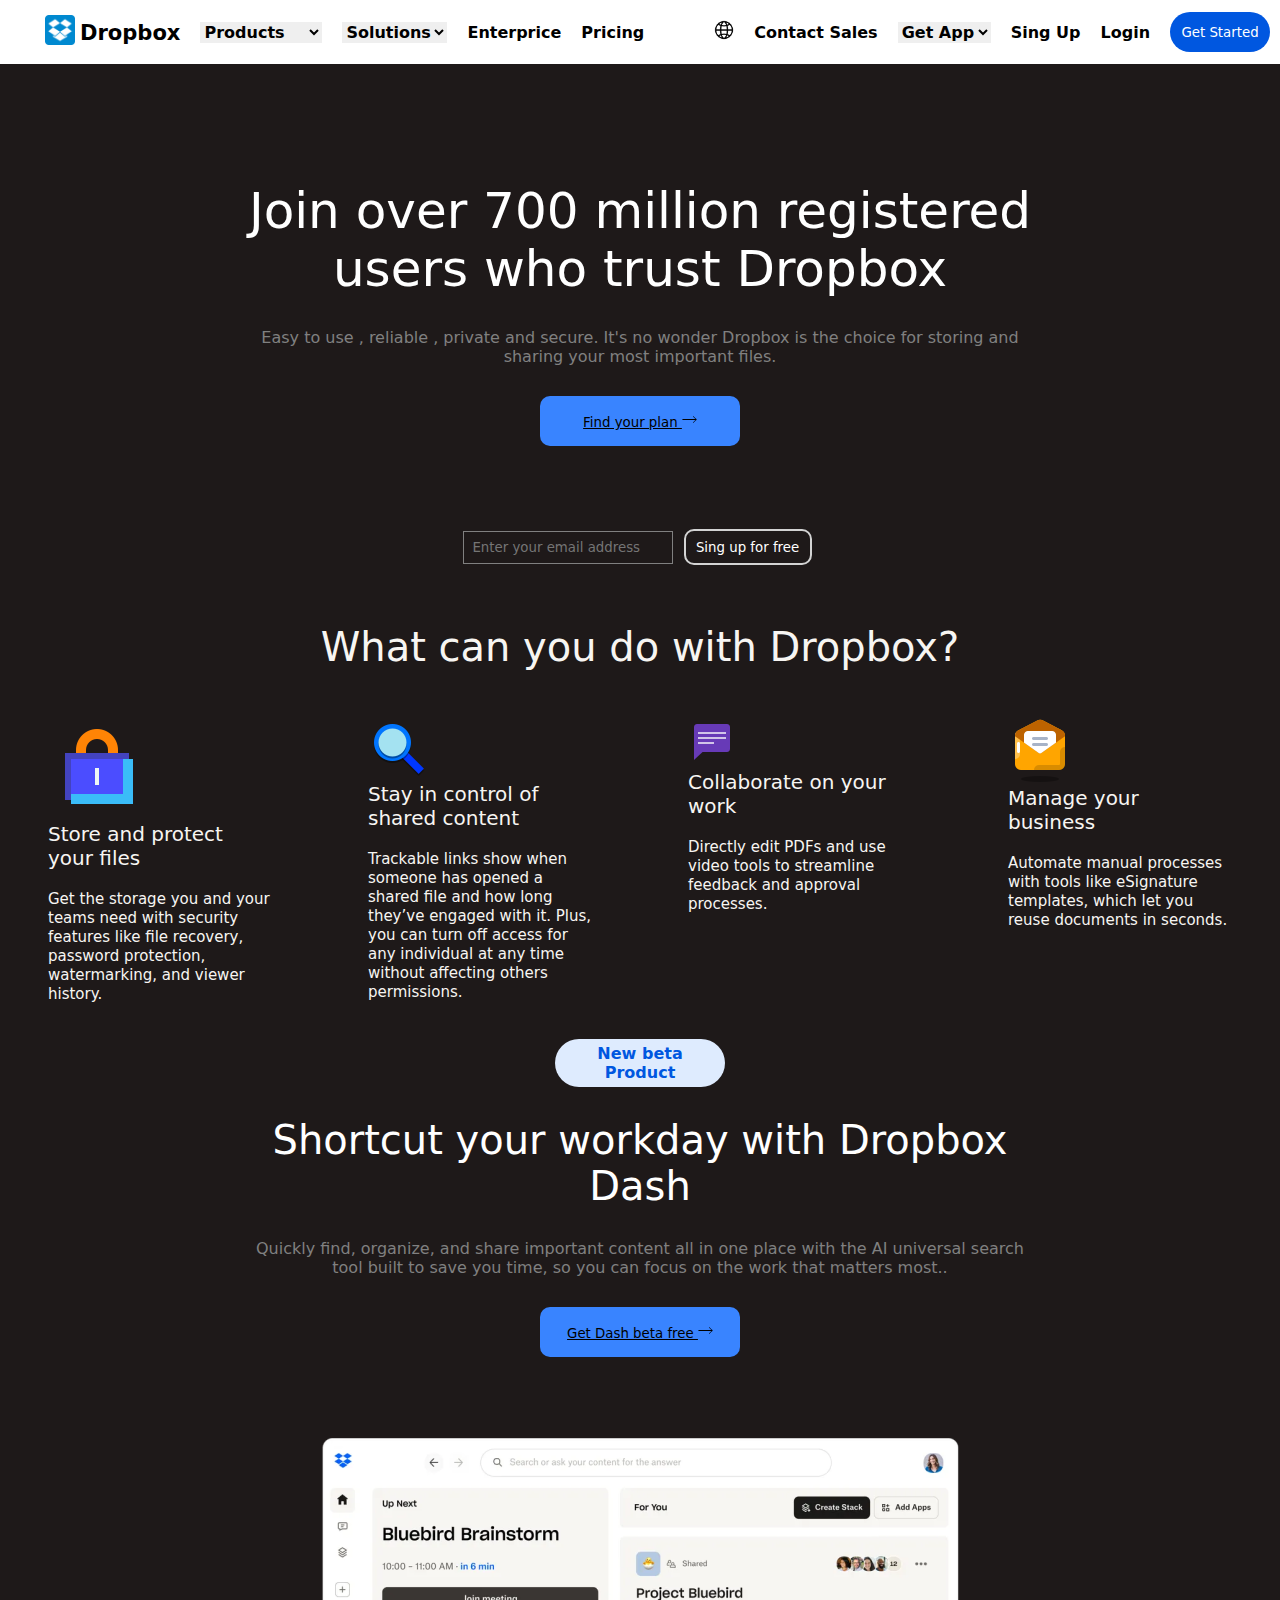
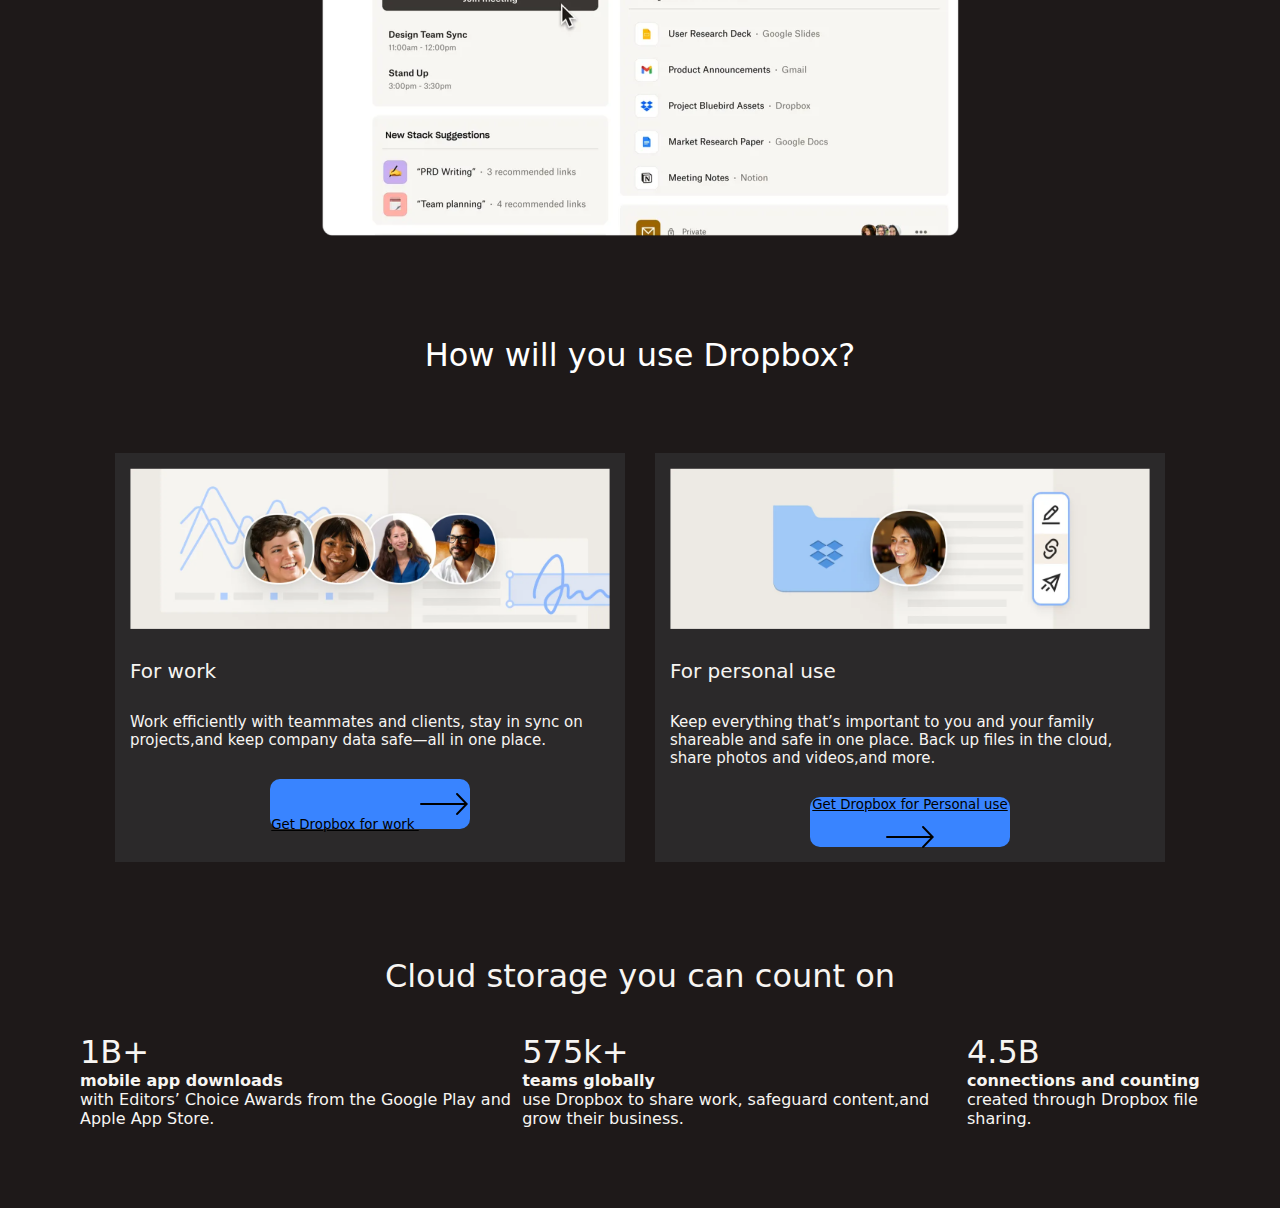
<file: Dropbox-project/html/index.html>
<!DOCTYPE html>
<html lang="en">
<head>
    <meta charset="UTF-8">
    <meta name="viewport" content="width=device-width, initial-scale=1.0">
    <link rel="stylesheet" href="../css/index.css">
    <title>Dropbox </title>
</head>
<body>
    <nav class="nav-bar">
        <ul>
            <div class="logo">
                <i><img src="../img/dropbox-512.webp" alt="DropboxImg"></i>
                <h3>Dropbox</h3>
            </div>
                <select name="Products" id="Products">Products<option value="opcion1">Products</option>
                <option value="opcion2">Gordo puto  </option>
                <option value="opcion3">bebe</option>
                </select> 
                <select name="Solutions" id="Products"><option value="opcion1">Solutions</option></select>
            <li>Enterprice</li>
            <li>Pricing </li>
        </ul>
        <div class="forms">
            <ul>
                <i><img src="../img/sitio-web.png" alt="webimg "></i>
                <li>Contact Sales</li>
                <select name="get-up" id="Products"><option value="1">Get App</option></select>
                <li>Sing Up</li>
                <li>Login</li>
                <button id="btn-primary"> Get Started </button>
            </ul>
        </div>
    </nav>
    <section class="main">
            <div class="contenedor-1">
                <h1>Join over 700 million registered users who trust Dropbox</h1>
                <p>Easy to use , reliable , private and secure. It's no wonder Dropbox  is the choice for storing and sharing your most important files.</p>
                <button id="btn-plan"> Find your plan <i><img src="../img/icons8-right-arrow-50.png" alt="arrow" style="width: 15px; height: 15px;"></i></button>
            </div>
            <div class="address">
                <input type="email" placeholder="Enter your email address">
                <button>Sing up for free</button>
            </div>
    </section>
      <section class="features">
          <h2>What can you do with Dropbox?</h2>
            <div class="contenedor-2">
                <div class="target">
                    <img src="../img/icons8-lock-100.png" alt="icon">
                    <br>
                    <h5 id="title">Store and protect your files</h5>
                    <br>
                    <span id="subtitle">Get the storage you and your teams need with security features like file recovery, password protection, watermarking, and viewer history.</span>
                </div>
                <div class="target">
                    <img src="../img/icons8-magnifying-glass-60.png" alt="icons8-magnifying-glass-60">
                    <br>
                    <h5 id="title">Stay in control of shared content</h5>
                    <br>
                    <span id = "subtitle">Trackable links show when someone has opened a shared file and how long they’ve engaged with it. Plus, you can turn off access for any individual at any time without affecting others permissions.</span>
                </div>
                <div class="target">
                    <img src="../img/icons8-comments-48.png" alt="comen">
                    <br>
                    <h5 id="title">Collaborate on your work</h5>
                    <br>
                    <span id="subtitle">Directly edit PDFs and use video tools to streamline feedback and approval processes. </span>
                </div>
                <div class="target">
                    <img src="../img/icons8-email-open-64.png" alt="comen">
                    <br>
                    <h5 id="title">Manage your business</h5>
                    <br>
                    <span id="subtitle">Automate manual processes with tools like eSignature templates, which let you reuse documents in seconds. </span>
                </div>
            </div>
      </section>
      <section class="beta">
                <div class="contenedor-3">
                    <div class="contenedor-1">
                        <div class="aler"><span>New beta Product </span></div>
                        <h2>Shortcut your workday with Dropbox Dash</h2>
                        <p>Quickly find, organize, and share important content all in one place with the AI universal search tool built to save you time, so you can focus on the work that matters most..</p>
                        <button id="btn-plan"> Get Dash beta free <i><img src="../img/icons8-right-arrow-50.png" alt="arrow" style="width: 15px; height: 15px;"></i></button>
                    </div>    
                </div>
      </section>
      <div class="break">
        <div>
            <img src="../img/Image [dwg-media-image].png" alt="Image" id="Image">
        </div>
      </div>
      <section class="usages">
        <h2>How will you use Dropbox?</h2>
            <div class="tarjetas">
                <div class="tar-individual">
                    <img src="../img/tarjeta.png" alt="tarjeta">
                    <h5 id="title">For work</h5>
                    <span id="subtitle">Work efficiently with teammates and clients, stay in sync on projects,and keep company data safe—all in one place.</span>
                    <button id="btn-plan" >Get Dropbox for work <i><img src="../img/icons8-right-arrow-50.png " alt=""></i></button>
                </div>
                <div class="tar-individual-2">
                    <img src="../img/Div [dwg-media-frame].png" alt="tarjeta">
                    <h5 id="title">For personal use</h5>
                    <span id="subtitle">Keep everything that’s important to you and your family shareable and safe in one place. Back up files in the cloud, share photos and videos,and more.</span>
                    <button id="btn-plan" >Get Dropbox for Personal use <i><img src="../img/icons8-right-arrow-50.png " alt=""></i></button>
                </div>
            </div>
      </section>
      <section  class="Status">
          <h2 style="color: #F7F5F2 ; font-weight: normal; font-size: xx-large;">Cloud storage you can count on</h2>
          <BR></BR>
            <div class="container-3">
                <div class="row">
                    <h2 id="row-title">1B+</h2>
                    <span id="span-row">mobile app downloads</span>
                    <p>with Editors’ Choice Awards from the Google Play and Apple App Store.</p>
                </div>
                <div class="row-2">
                    <h2 id="row-title">575k+</h2>
                    <span id="span-row">teams globally</span>
                    <p>use Dropbox to share work, safeguard content,and grow their business.</p>
                </div>
                <div class="row-3">
                    <h2 id="row-title">4.5B</h2>
                    <span id="span-row">connections and counting</span>
                    <p>created through Dropbox file sharing.</p>
                </div>
            </div>
      </section>
    </body>
</html>
</file>
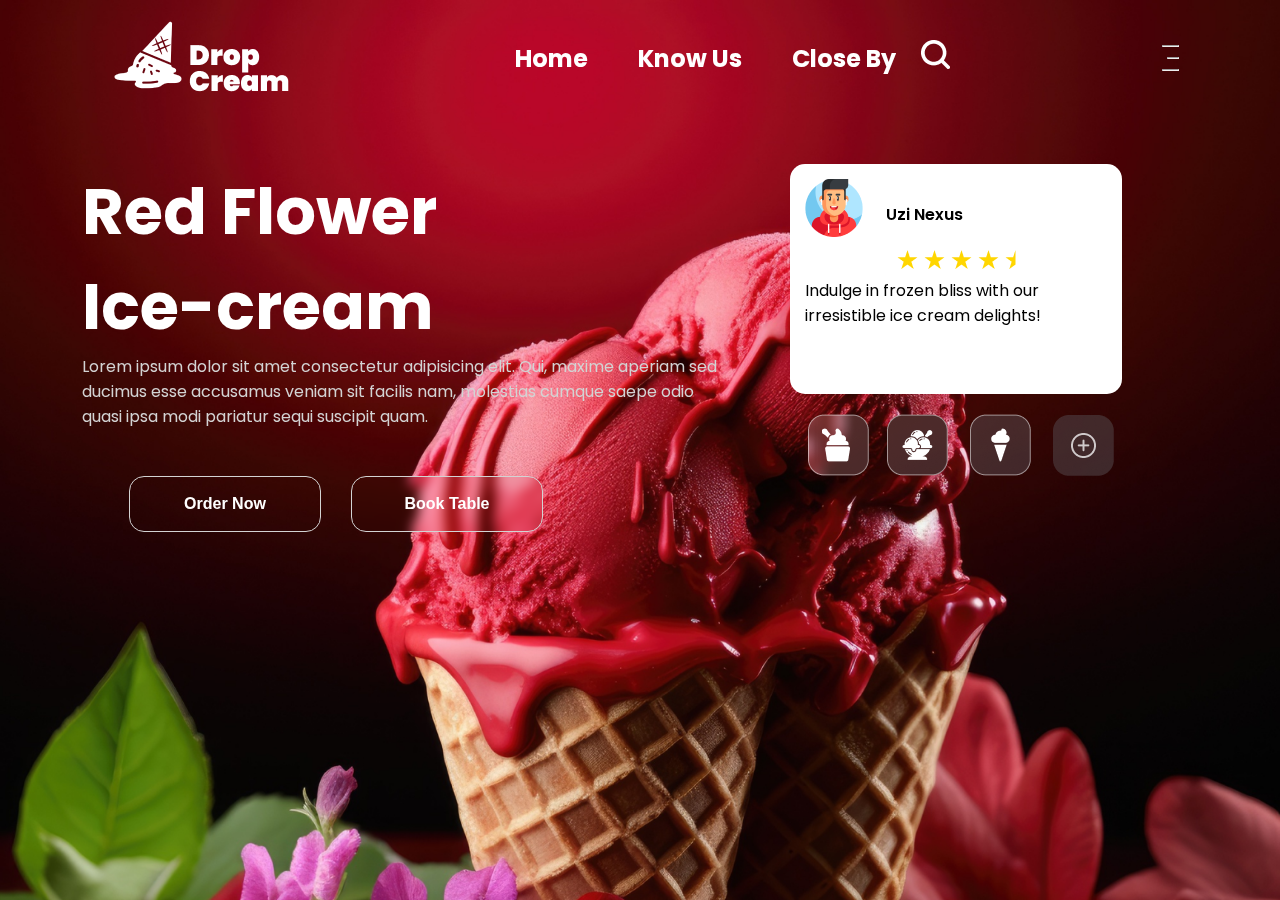
<file: ice-cream-proyect/html/index.html>
<!DOCTYPE html>
<html lang="en">
<head>
    <meta charset="UTF-8">
    <meta name="viewport" content="width=device-width, initial-scale=1.0">
    <title>Ice-Cream Proyect</title>
    <link rel="icon" href="../img/ice-cream-cone 1.png">
    <link rel="stylesheet" href="../css/index.css">
</head>
<body>
    <section class="nav-bar">
        <div class="icons">
            <i><img src="../img/ice-cream-cone 1.png" alt="Icon-Cone"></i>
            <i><img src="../img/Drop Cream.png" alt="Drop"></i>
        </div>
        <div class="list">
            <ul id="listed">
                <li>Home</li>
                <li>Know Us</li>
                <li>Close By</li>
                <i><img src="../img/search(2) 1.png" alt="Search"></i>
            </ul>
        </div>
        <div id="lines">
            <hr style="width: 15px; margin: 10px;"   >
            <hr style="width: 10px; margin: 10px; margin-left: 15px ;">
            <hr style="width: 15px; margin:10px;">
        </div>
    </section>
    <section class="header">
        <div class="titles">
            <h1 id="title">Red Flower </h1> 
            <h1 id="title"> Ice-cream</h1>
            <span id="subtitle">Lorem ipsum dolor sit amet consectetur adipisicing elit. Qui, maxime aperiam sed ducimus esse accusamus veniam sit facilis nam, molestias cumque saepe odio quasi ipsa modi pariatur sequi suscipit quam.</span>
            <div class="btn-c-a">
                <button>Order Now</button>
                <button>Book Table</button>
            </div>
        </div>
        <div class="flex">
            <div class="target">
                <div id="head">
                    <i><img src="../img/gamer 1.png" alt="profile"></i>
                    <h4>Uzi Nexus</h4>
                </div>
                <i style="align-self: center;"><img src="../img/Group 6.png" alt="star"></i>
                <span>Indulge in frozen bliss with our irresistible ice cream delights!</span>
            </div>
            <div class="botons">
                <button><img src="../img/Group 14.png" alt="14"></butto>
                <button><img src="../img/Group 13.png" alt="13"></button>
                <button><img src="../img/Group 12.png" alt="12"></button>
                <button><img src="../img/Group 11.png" alt="11"></button>
            </div>  
</div>
    </section>
</body>
</html>
</file>
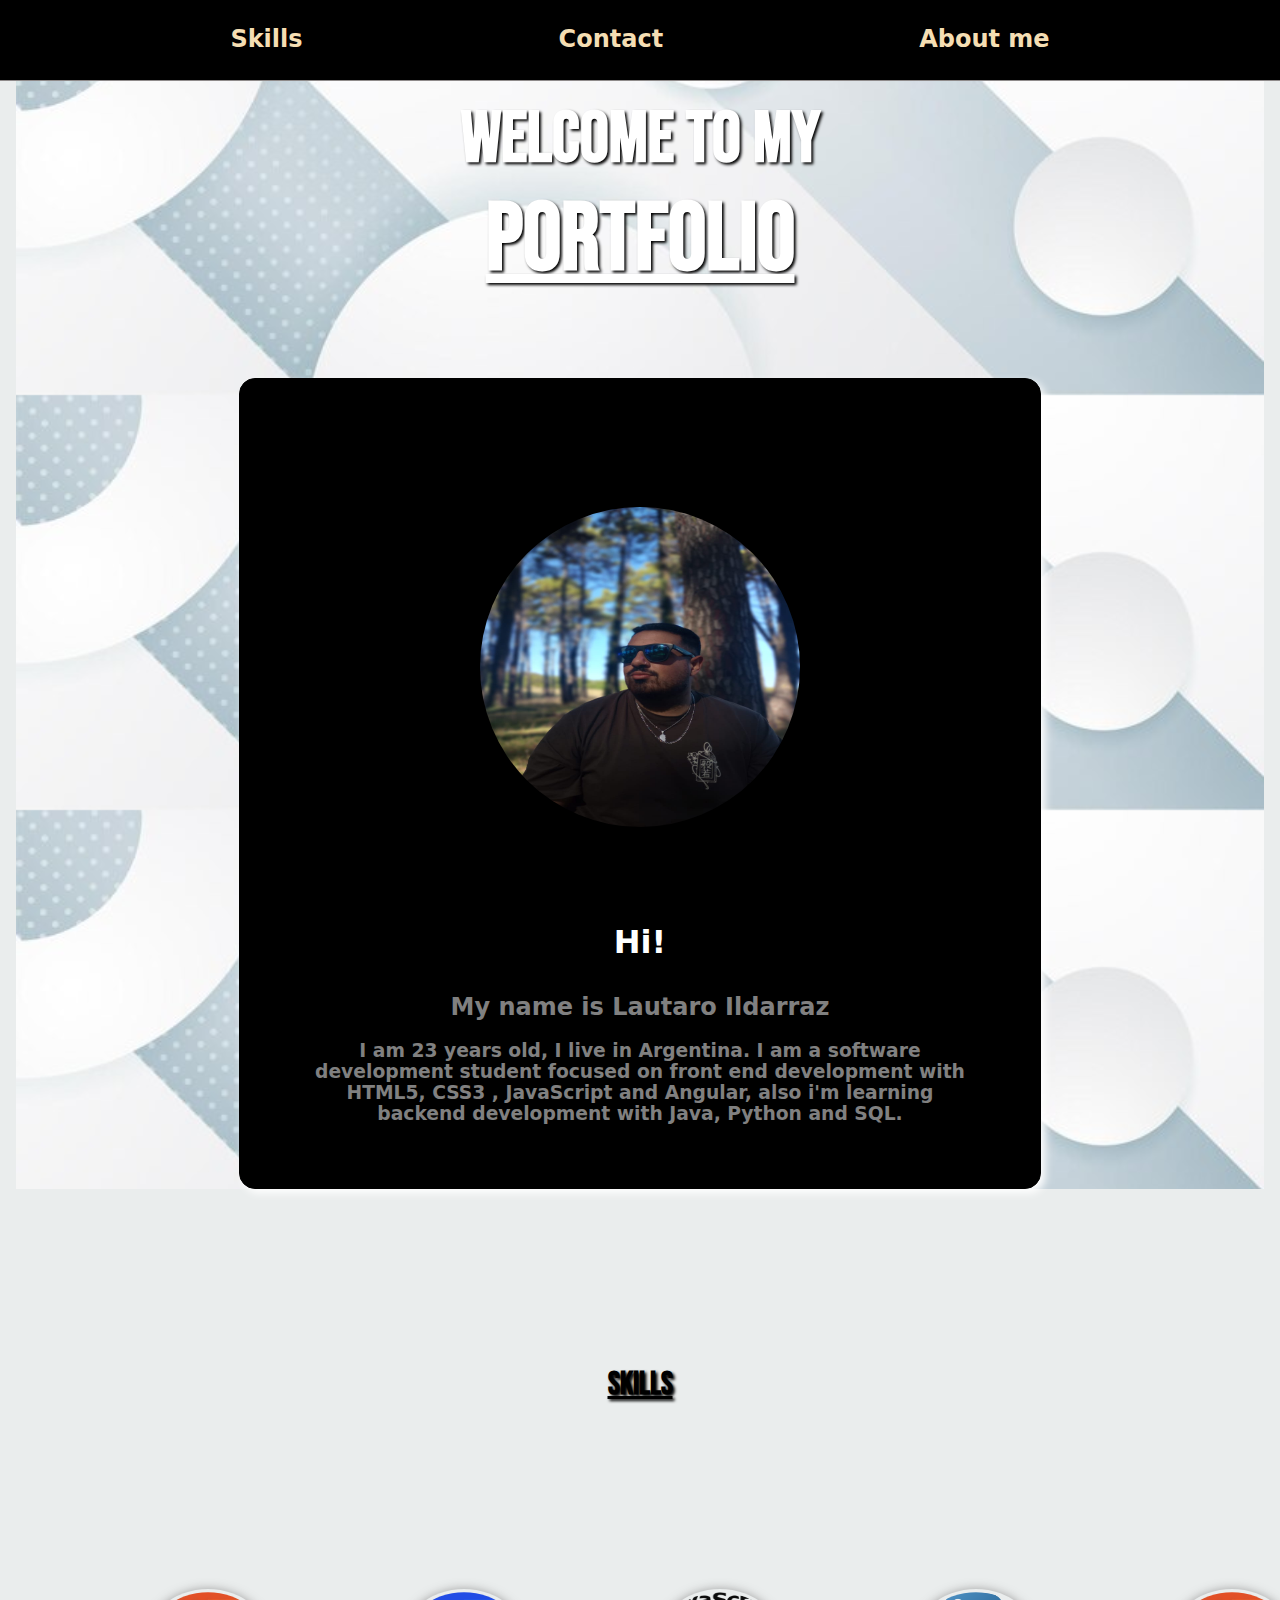
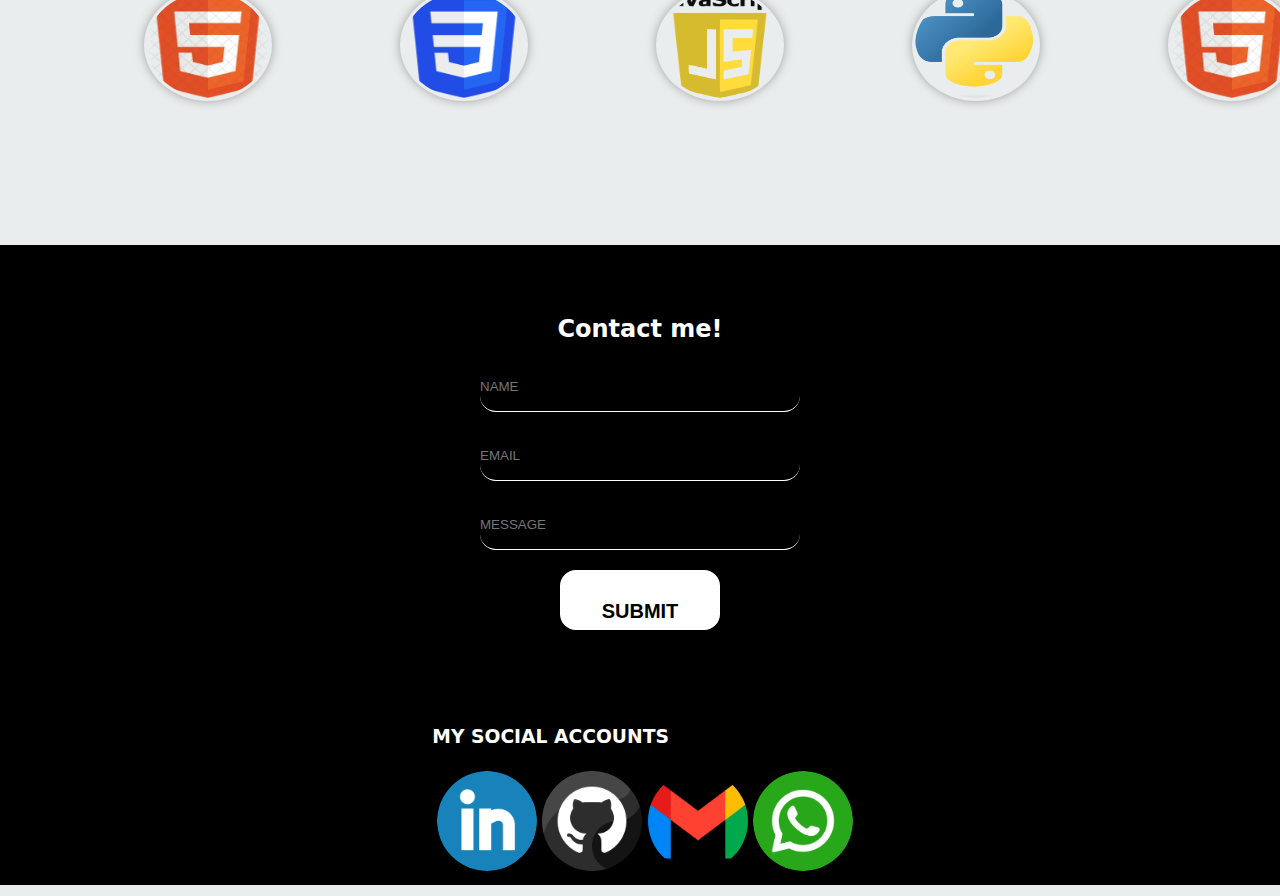
<file: Portafolio/html/index.html>
<!doctype html>
<html lang="en">
<head>
    <meta charset="UTF-8">
    <meta name="viewport" content="width=device-width, initial-scale=1.0">
    <title>PortFolio</title>
    <link rel="stylesheet" href="../css/index.css">
    <link rel="icon" href="../img/icono-web.jpg">
    
</head>
<body>
    <nav class="nav-bar">
        <ul class="list">
            <li id="sect">Skills</li>
            <li id="sect">Contact</li>
            <li id="sect">About me</li>
        </ul>
    </nav> 
    <section class="sobre-mi">
       <div class="title">
            <h2>Welcome to my</h2>
            <h1>Portfolio</h1>
        </div>
        <div class="containerX">
            <img src="../img/Foto-cv.jpg" alt="Foto-mia" id="me">
            <div class="about">
                <h1>Hi!</h1>
                <h2>My name is Lautaro Ildarraz</h2>
                <br>
                <h3>
                    I am 23 years old, I live in  Argentina. I am a software development student focused on front end development with HTML5, CSS3 , JavaScript and Angular, also i'm learning backend development with Java, Python and SQL.</h3>
            </div>
        </div>
    </section>
    <section class="Habilities">
        <div class="carrousel">
            <div class="container-1">
                <div class="title">
                    <h1>Skills</h1>
                </div>
                <div class="carrusel">
                    <img class="carrusel-item" src="../img/html-logo.webp" alt="HTML5">
                    <img class="carrusel-item" src="../img/CSS3_logo.svg.png" alt="CSS3">
                    <img class="carrusel-item" src="../img/1200px-Javascript_badge.svg.png" alt="Java-script">
                    <img class="carrusel-item" src="../img/Python-logo-notext.svg.png" alt="Python">
                    <img class="carrusel-item" src="../img/html-logo.webp" alt="HTML5">
                    <img class="carrusel-item" src="../img/CSS3_logo.svg.png" alt="CSS3">
                    <img class="carrusel-item" src="../img/1200px-Javascript_badge.svg.png" alt="Java-script">
                    <img class="carrusel-item" src="../img/Python-logo-notext.svg.png" alt="Python">
                    <img class="carrusel-item" src="../img/html-logo.webp" alt="HTML5">
                    <img class="carrusel-item" src="../img/CSS3_logo.svg.png" alt="CSS3">
                    <img class="carrusel-item" src="../img/1200px-Javascript_badge.svg.png" alt="Java-script">
                    <img class="carrusel-item" src="../img/Python-logo-notext.svg.png" alt="Python">
                </div>
            </div>
        </div>
    </section>
    <section class="contact">
            <div class="formulario"> 
                <h2>Contact me!</h2>
                <input type="text" placeholder="NAME">
                <input type="email" placeholder="EMAIL">
                <input type="text" placeholder="MESSAGE">   
                <button type="submit" id="btn">SUBMIT</button>
        </div>
        <div class="social">
                <h3>My social accounts</h3>
                <br>
                <button id="socials" src="#" ><img  src="../img/linkedin.png" alt="LinkDin"></button>
                <button id="socials"><img  src="../img/github (1).png" alt="GitHub"></button>
                <button id="socials"><img  src="../img/gmail.png" alt="Gmail"></button>
                <button id="socials"> <img id="socials" src="../img/whatsapp.png" alt="whatsapp"></button>

        </div>
    </section>
    <script src="https://cdn.jsdelivr.net/npm/bootstrap@5.3.3/dist/js/bootstrap.bundle.min.js" integrity="sha384-YvpcrYf0tY3lHB60NNkmXc5s9fDVZLESaAA55NDzOxhy9GkcIdslK1eN7N6jIeHz" crossorigin="anonymous"></script>
</body>
</html>
</file>
<file: Dropbox-project/css/index.css>
@import url('https://fonts.googleapis.com/css2?family=Roboto:ital,wght@0,100;0,300;0,400;0,500;0,700;0,900;1,100;1,300;1,400;1,500;1,700;1,900&display=swap');
*{
    margin: 0;
    padding: 0;
    font-family: system-ui, -apple-system, BlinkMacSystemFont, 'Segoe UI', Roboto, Oxygen, Ubuntu, Cantarell, 'Open Sans', 'Helvetica Neue', sans-serif;
}
body{
    background-color: #1E1919;
    overflow-x: hidden;
}
.nav-bar{
    width: 100vw ;
    height: 4rem;
    background-color: white;
    display: flex;
    justify-content: space-around;
    align-items: center;
    gap:  20px;
}
.nav-bar ul{
    display: flex;
    font-weight: bold   ;
    align-items: center;
    margin-left:30px ;
    gap: 20px;
    text-decoration: none;
    list-style: none;
}
.nav-bar select{
    border : none;
    font-weight: bold;
}
#Products{
    font-size: medium;
}
.logo {
    display: flex;
    font-size:large;
    align-items: center;
}
.logo   img {
    width: 30px;
    height: 30px;
    margin: 5px;
}
.forms i img{
    width: 20px;
    height: 20px;
}
#btn-primary{
    background-color: #0057E0;
    width: 100px;
    height: 40px;
    color: white;
    border: none;
    border-radius: 30px;
}
#btn-primary:hover{
    cursor: pointer;
    transform: translateY(-5px);
    transition : 0.4s ease;
}
.main , .beta{
    margin-top: 3rem;
    width: 100vw;
    height: 30rem;
    display: flex;
    flex-direction: column;
    justify-content: center;
    align-items: center;
    text-align: center;
    gap: 30px;
}
.contenedor-1 {
    margin: 3rem;
    display: flex;
    flex-direction: column;
    width: 50rem;
    gap: 30px;
    text-align: center;
}
.contenedor-1 h1{
    font-weight:normal;
    color: white;
    font-size: 50px;
}
.contenedor-1 p {
    color: grey;
}
#btn-plan{
    width: 200px;
    height: 50px;
    gap: 15px;
    border: none;
    border-radius: 10px;
    background-color: #3984FF;
    text-decoration: underline;
    color: black;
    align-self: center;
}
.address input{
    width: 12rem;
    padding: 0.5rem;
    background-color: transparent;
    border: 0.5px solid grey;
}
.address button{
    margin: 5px;
    width: 8rem;
    height: 2.2rem;
    border-radius: 10px;
    border: 2px solid lightgrey;
    background-color: transparent;
    color: white;
}
.features{
    margin-top: 2rem;
    width: 100vw;
    display: flex;
    flex-direction: column;
    justify-content: center;
    align-items: center;

}
.features h2{
    color: #F7F5F2;
    font-weight: normal;
    font-size: 40px;
}
.contenedor-2{
    width: 100vw;
    display: flex;
    flex-direction: row;
}
.target{
    margin: 3rem;
    width: 15rem;
    height: 7rem;
}
#title  {
    font-size: 20px;
    font-weight: 500;
    color: #F7F5F2;
}
#subtitle{
    font-size: 15px;
    color: #F7F5F2;
}
.beta{
    margin-top: 5rem;
}
.contenedor-1 h2{
    font-weight:normal;
    color: white;
    font-size: 40px;
}
.aler{
    align-self: center;
    width: 10rem;
    padding: 5px;
    background-color: #deebfe;
    border-radius: 5rem;
}
.aler span{
    color: #0057E0;
    font-weight: bold;
}
.break{
    display: flex;
    justify-content: center;   
}
.usages{
    margin: 5rem;
    display: flex;
    flex-direction: column;
    justify-content: center;
    align-items: center;
}
.usages h2{
    color: white;
    font-size: xx-large;
    margin: 1rem;
    margin-bottom: 4rem;
    font-weight: normal;
}
.tarjetas{
    display: flex;
}
.tar-individual , .tar-individual-2{ 
    position: relative;
    margin: 15px;
    display: flex;
    flex-direction: column;
    padding:15px;
    gap: 30px;
    width: 30rem;
    background-color: #2b292a;
    object-position:center ;
}
.Status{
    margin: 5rem;
    display: flex;
    flex-direction: column;
    justify-content: center;
    align-items: center;
}
.container-3{
    display: flex;
    flex-direction: row;
}
.row  .row2 .row3{
    width: 1rem;
}
#row-title{
    color: #F7F5F2;
    font-weight: normal;
    font-size: xx-large;
}
#span-row{
    font-weight: bold;
    color: #F7F5F2;
}
.container-3 p {
    color: #F7F5F2;
}
</file>
<file: ice-cream-proyect/css/index.css>
@import url('https://fonts.googleapis.com/css2?family=Poppins:ital,wght@0,100;0,200;0,300;0,400;0,500;0,600;0,700;0,800;0,900;1,100;1,200;1,300;1,400;1,500;1,600;1,700;1,800;1,900&family=Roboto:ital,wght@0,100;0,300;0,400;0,500;0,700;0,900;1,100;1,300;1,400;1,500;1,700;1,900&display=swap');
*{
    padding: 0;
    margin: 0;
    overflow: hidden;
}
@keyframes translatorX {
    0%{transform: translateX(-200%);}
    100%{transform: translateX(0%);}
}
body{
    font-family: "Poppins", sans-serif;
    background-image: url(../img/2150735504\ 1.png);
    background-size: cover;
    height: 100vh;
}
.nav-bar{
    margin: 0;
    padding:10px;
    width: 100%;
    height: 6rem;
    display: flex;
    justify-content: space-around;
    align-items: center;
}

#listed{
    display: flex;
    justify-content: center;
    align-content: center;
    align-items: center;
}
.list ul li{
    display: inline-block;
    margin: 25px;
    color: white;
    font-weight: bolder;
    font-size: x-large;
}
.list ul li:hover{
    transform: translateY(-5px);
    cursor: pointer;
    transition: 0.3s ease-in-out;
    text-decoration: underline;
}
.header{
    width: 100%;
    margin: 3rem;
    height: 25rem;
    display: flex;
    justify-content: space-around;
    animation: translatorX 0.8s ease-in-out;
}
.titles{
    width: 50%;
}
#title{
    color: #FFFF;
    font-size: 4rem;
}
#subtitle{
    color: lightgray;
}
.btn-c-a{
    display: flex;
    margin: 2rem;
}
.btn-c-a button{
    width: 12rem;
    height: 3.5rem;
    margin: 15px;
    background-color: transparent;
    border: 1px solid lightgray;
    border-radius: 15px;
    color: white;
    font-weight:bolder;
    font-size: medium;
    filter: blur();
}
.btn-c-a :nth-child(2){
    backdrop-filter: blur(6px);
}
.btn-c-a :nth-child(2):hover{
    background-color: white;
    color: black;
}
.btn-c-a button:hover{
    transform: translateY(-10px);
    transition:0.5s ease-in-out ;
    cursor: pointer;
}
.target{
    width: 60%;
    height: 200px;
    padding: 15px;
    border-radius: 15px;
    display: flex;
    flex-direction: column;
    background-color: #FFFF;
}
#head{
    display: flex;
    align-content: center;
}
#head :nth-child(2){
    align-self: center;
    margin: 23px;
    font-weight:600;
}
.flex{
    flex-direction: column;
}
.botons{
    margin: 15px;
    gap: 30px;
    align-self: center;
    margin-left: 0
}
.botons button{
    background-color: transparent;
    border: none;
    margin-top: 5px;
    margin-left: 18px;
}
.botons button:hover{
    transform: translateY(-5px);
    transition: 0.3s ease-out;
}
</file>
<file: Portafolio/css/index.css>
@import url('https://fonts.googleapis.com/css2?family=Roboto:ital,wght@0,100;0,300;0,400;0,500;0,700;0,900;1,100;1,300;1,400;1,500;1,700;1,900&display=swap');


@import url('https://fonts.googleapis.com/css2?family=Bebas+Neue&family=Nunito:ital,wght@0,200..1000;1,200..1000&display=swap');

@keyframes changeColor {
    0%{background-color: #45B39D; color: whitesmoke ;}
    25%{background-color: #45B39D; color: black;}         
    50%{background-color:#DAF7A6; color: white;}
    
}
@keyframes changeBorder {
    0%{border-radius: 100%;}
    25%{border-radius:10rem;}
    50%{border-radius:10rem;}
    75%{border-radius: 10rem;}
    85%{border-radius: 100%;}
    100%{border-radius:10rem;}
}
*{
    margin: 0;  
    padding: 0;
    ::-webkit-scrollbar {
        width: 10px; 
        background-color: transparent;/* Ancho de la barra de desplazamiento */
    }  
      /* Estilos para el riel de la barra de desplazamiento */  
    ::-webkit-scrollbar-track {
        background: #f1f1f1; /* Color de fondo del riel */}
      /* Estilos para el pulgar (scrollbar) de la barra de desplazamiento */
    ::-webkit-scrollbar-thumb {
        background: #888; 
        border-radius: 15px;/* Color del pulgar */}
      /* Estilos para el pulgar al pasar el ratón sobre él */
    ::-webkit-scrollbar-thumb:hover {
        background: #555; /* Color del pulgar al pasar el ratón */}
}
body{
    background: #EAEDED;
    overflow-x: hidden;
    font-family:system-ui, -apple-system, BlinkMacSystemFont, 'Segoe UI', Roboto, Oxygen, Ubuntu, Cantarell, 'Open Sans', 'Helvetica Neue', sans-serif ;
    width: 100%;
}
.nav-bar{
    width: 100vw;
    top: 0;
    height: 5rem;
    position: fixed;
    display: flex;
    justify-content: center;
    border-bottom: 1px solid rgb(143, 139, 139);
    background-color: black;
    animation: translator 1s  ease;
}
.list{
    margin-top:20px;
    padding: 5px;
    list-style: none;
    display: flex;
    animation: translatorY 1s  ease;;
    float: right;
    gap: 14rem;
}
.list li{
    color: wheat;
    padding: 1rem;;
    height: 2rem;
    font-weight: bolder;
    font-size:x-large;
    transition: 0.4s ease-in;
    transform: translateY(-1rem);
}
.list li:hover {
    background-color: white;
    color: black;
    border-radius: 1rem;
    cursor: pointer;
    text-decoration: underline;
    
}
.title{
    margin:5rem;
    font-size: 3rem;
    font-weight: bold;
    color: white;
    font-family: "Bebas Neue", sans-serif;
    display: flex;
    flex-direction:column ;
    justify-content: center;
    text-shadow: 2px 2px 3px black;
    animation: translatorX 1s ease;
}
contenedor ,h1, h2{
    display: flex;
    justify-content: center;
}
.title h1{
    text-decoration: underline;
}
.sobre-mi{
    background-image: url(../img/vector.jpg);
    background-size: contain;
    background-position: center;
    margin: 5rem;
    display: flex;
    flex-direction: column;
    align-items: center;
    justify-content: center;
    animation: transtalorX 1s ease;
}
.containerX{
    display: flex;
    width: 50rem;
    flex-direction: column;
    justify-content: center;
    background-color: black;
    border: 1px solid black;
    box-shadow: 4px 4px 9px  white;
    border-radius: 1rem;
}
@keyframes translatorY {
    0% { transform: translateY(-200%);}
    100% { transform: translateY(0%);}
    
}
@keyframes translatorX {
    0% { transform: translateX(-200%);}
    100% { transform: translateX(0%);}
    
}
.about{
    padding: 3rem;
    margin: 1rem;
    text-align: center;
    color: grey;
}
.about h1{
    margin: 2rem;
    font-weight: bolder;;
    color: white;
    font-size: xx-large;
}
#me{
    margin: 8rem;
    margin-bottom: 0;
    width: 20rem;
    height: 20rem;
    align-self:center ;
    border-radius: 100%;
}
.imgs{
    width: 4rem;
    height: 4rem;
    border: px solid black;
    border-radius: 50%;
    padding: 1rem;
    margin: 2rem 0rem 2rem 15rem;
}
.container-1{
    display: flex;
    flex-direction: column;
    margin: 4rem;
}
.container-1 h1{
    color: black;
    margin: 2rem;
    height: 2rem;
    text-align: center;
    font-size: xx-large;
    font-weight: bolder;
    transition: 0.3s;
}
.container-1 h1:hover{
    transform: translateY(-25px);
    cursor: pointer;
    text-decoration: underline;
}
@keyframes carrusel {
    0% {
        transform: translateX(0%);
    }
    100%{
        transform: translateX(-100%);}
}
.container-1 img{
    width: 8rem;
    height: 7rem;
    padding: 0.2rem;
    border-radius: 50%;
    box-shadow: 0px 0px 10px rgba(91, 88, 88, 0.5);

}
.carrusel{
    display: flex;
    animation: carrusel 10s  infinite linear;
    transition:10s ease-in;
    padding: 1rem;
    justify-content: space-between;
    white-space: nowrap;
}
.carrusel-item{
    width: 50%; 
    box-sizing: border-box;
    padding: rem;
    flex-shrink: 0;
}
.carrusel img{
    margin-top:0 ;
    margin: 4rem;
}
.carrusel-item img {
    max-width: 100%; 
    height: auto;
    vertical-align: top;
}
.carrusel:hover{
    cursor: pointer;
}
.contact{
    display: flex;
    flex-direction: column;
    justify-content: center;
    align-items: center;
    margin-top: 2rem;
    height: 40rem;
    background-color: black;
    animation: translatorX 1s ease;
}
.formulario{
    color: white;
    padding:5rem;
    display: flex;
    flex-direction: column;
    justify-content: center;
    align-items: center;
    gap: 20px;
    width: 50%;
}
.formulario input{
    width: 20rem;
    height: 3rem;
    border: none;
    border-radius: 1rem;
    outline: none;
    background-color: black;
    border-bottom:1px solid white; 
}
#btn{
    width: 10rem;
    height: 1rem;
    padding: 30px;
    border-radius: 1rem; 
    background-color: white;
    align-content: center;
    border: none;
    font-size: 20px;
    font-weight:bold ;
}
#btn a{
    color: black;
    text-decoration: none;
}
.social{
    padding: 1rem;
    background-color: transparent;
    color: white;
    text-transform: uppercase;
}

#socials{
    width: 100px;
    height: 100px;;
    background-color: transparent;
    border: none;
}
#socials img{
    width: 100px;
    height: 100px;
    margin: 5px;
    background:none ;
    background-color: transparent;
    border-radius: 100%;
    border : none ;
}
#btn:hover{
    background-color: black;
    color: white;
    border: 1px solid white;
    transition: 0.3s ease;
    transform: translateY(-5px);
    cursor: pointer;
}
#socials img:hover{
    transition: 0.3s ease-in-out;
    transform: translateY(-10px);
}
.formulario input:focus{
    background-color: white;
}
@media screen and (max-width: 800px) {
    .list {
        display: none; /* Oculta la lista de navegación en pantallas pequeñas */
    }

    .nav-bar {
        height: auto; /* Altura automática para la barra de navegación en pantallas pequeñas */
    }
    .sobre-mi{
        margin: 1rem;
    }
    .title {
        margin-top: 10rem; /* Ajusta el margen superior del título en pantallas pequeñas */
        margin-bottom: 5rem; /* Ajusta el margen inferior del título en pantallas pequeñas */
    }

    .container-1 {
        margin: 2rem; /* Ajusta el margen del contenedor en pantallas pequeñas */
    }
}

/* Media query para pantallas medianas (entre 801px y 1200px de ancho) */
@media screen and (min-width: 801px) and (max-width: 1200px) {
    .list {
        gap: 8rem; /* Reduce el espacio entre elementos de la lista en pantallas medianas */
    }
    .sobre-mi{
        margin: 1rem;
    }
}

/* Media query para pantallas grandes (más de 1200px de ancho) */
@media screen and (min-width: 1201px) {
    .list {
        gap: 14rem; /* Restaura el espacio entre elementos de la lista en pantallas grandes */
    }
    .sobre-mi{
        margin: 1rem;
    }
}
</file>
